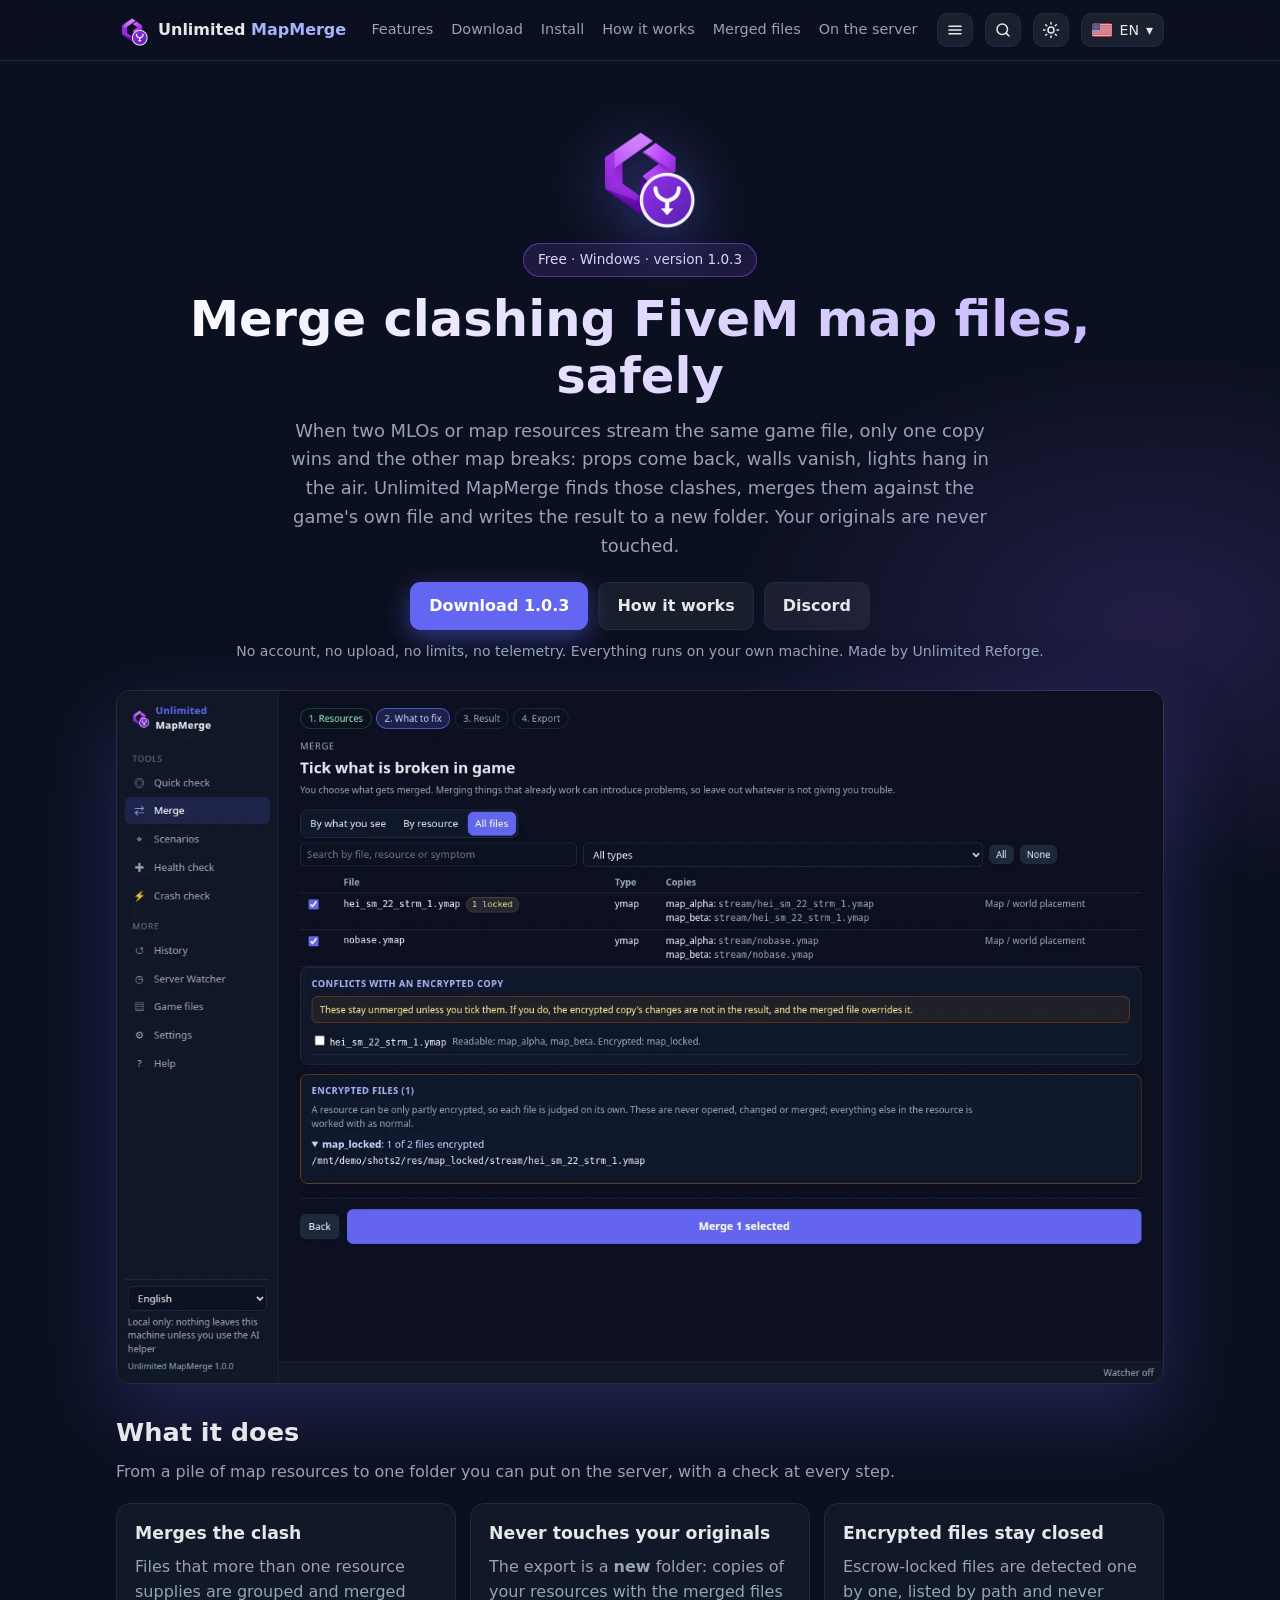
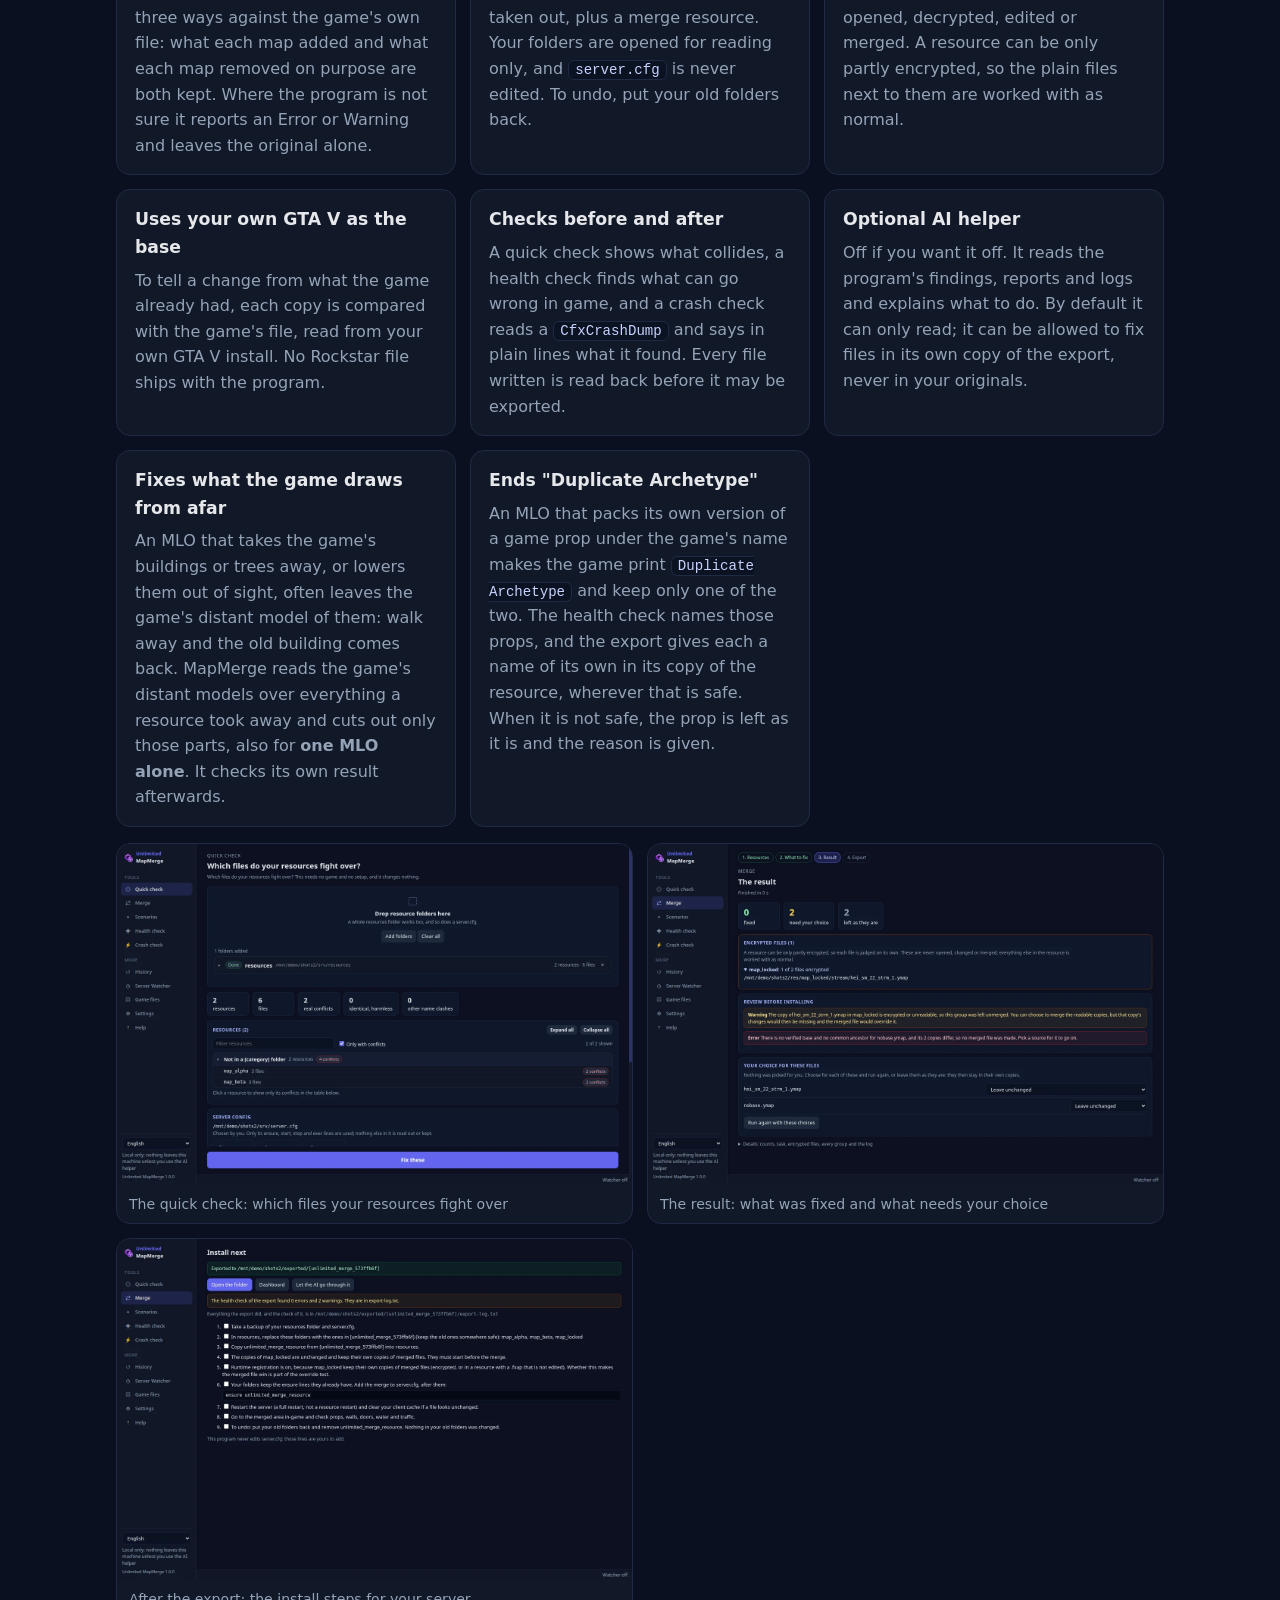
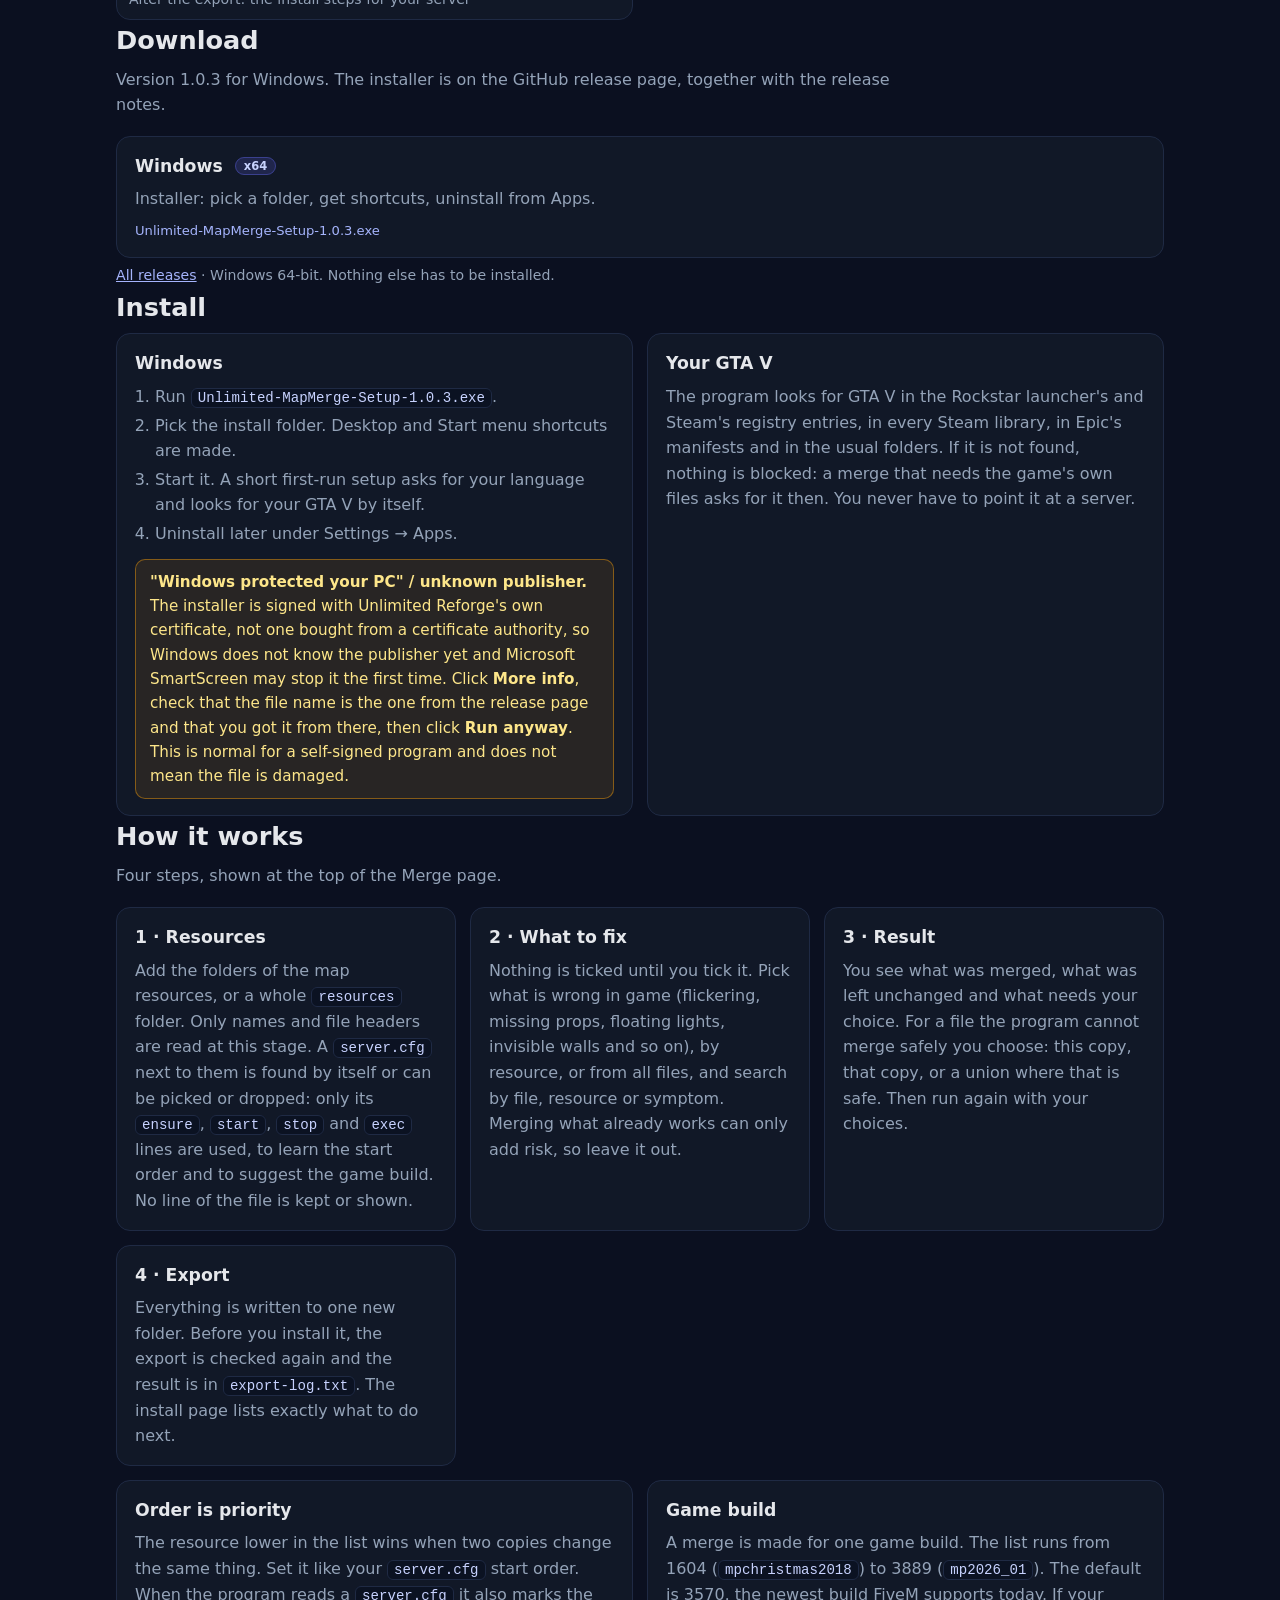
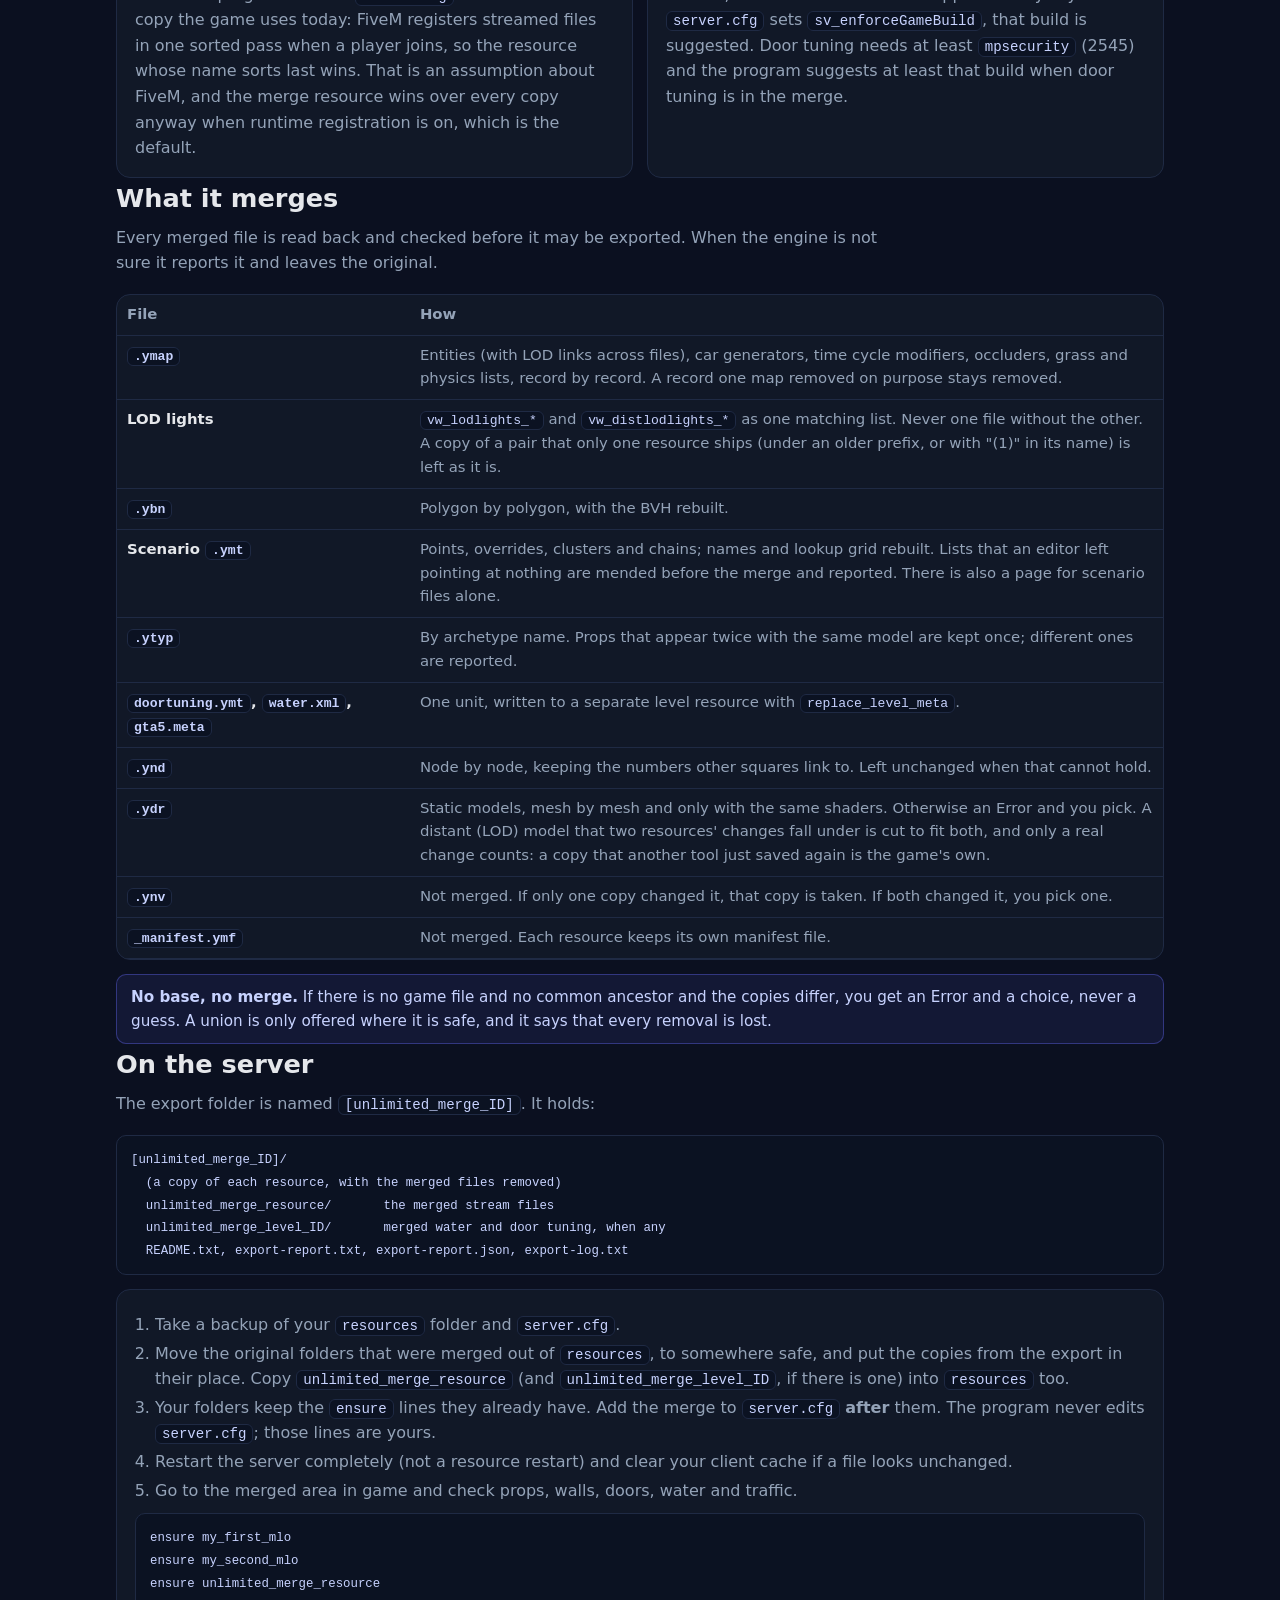
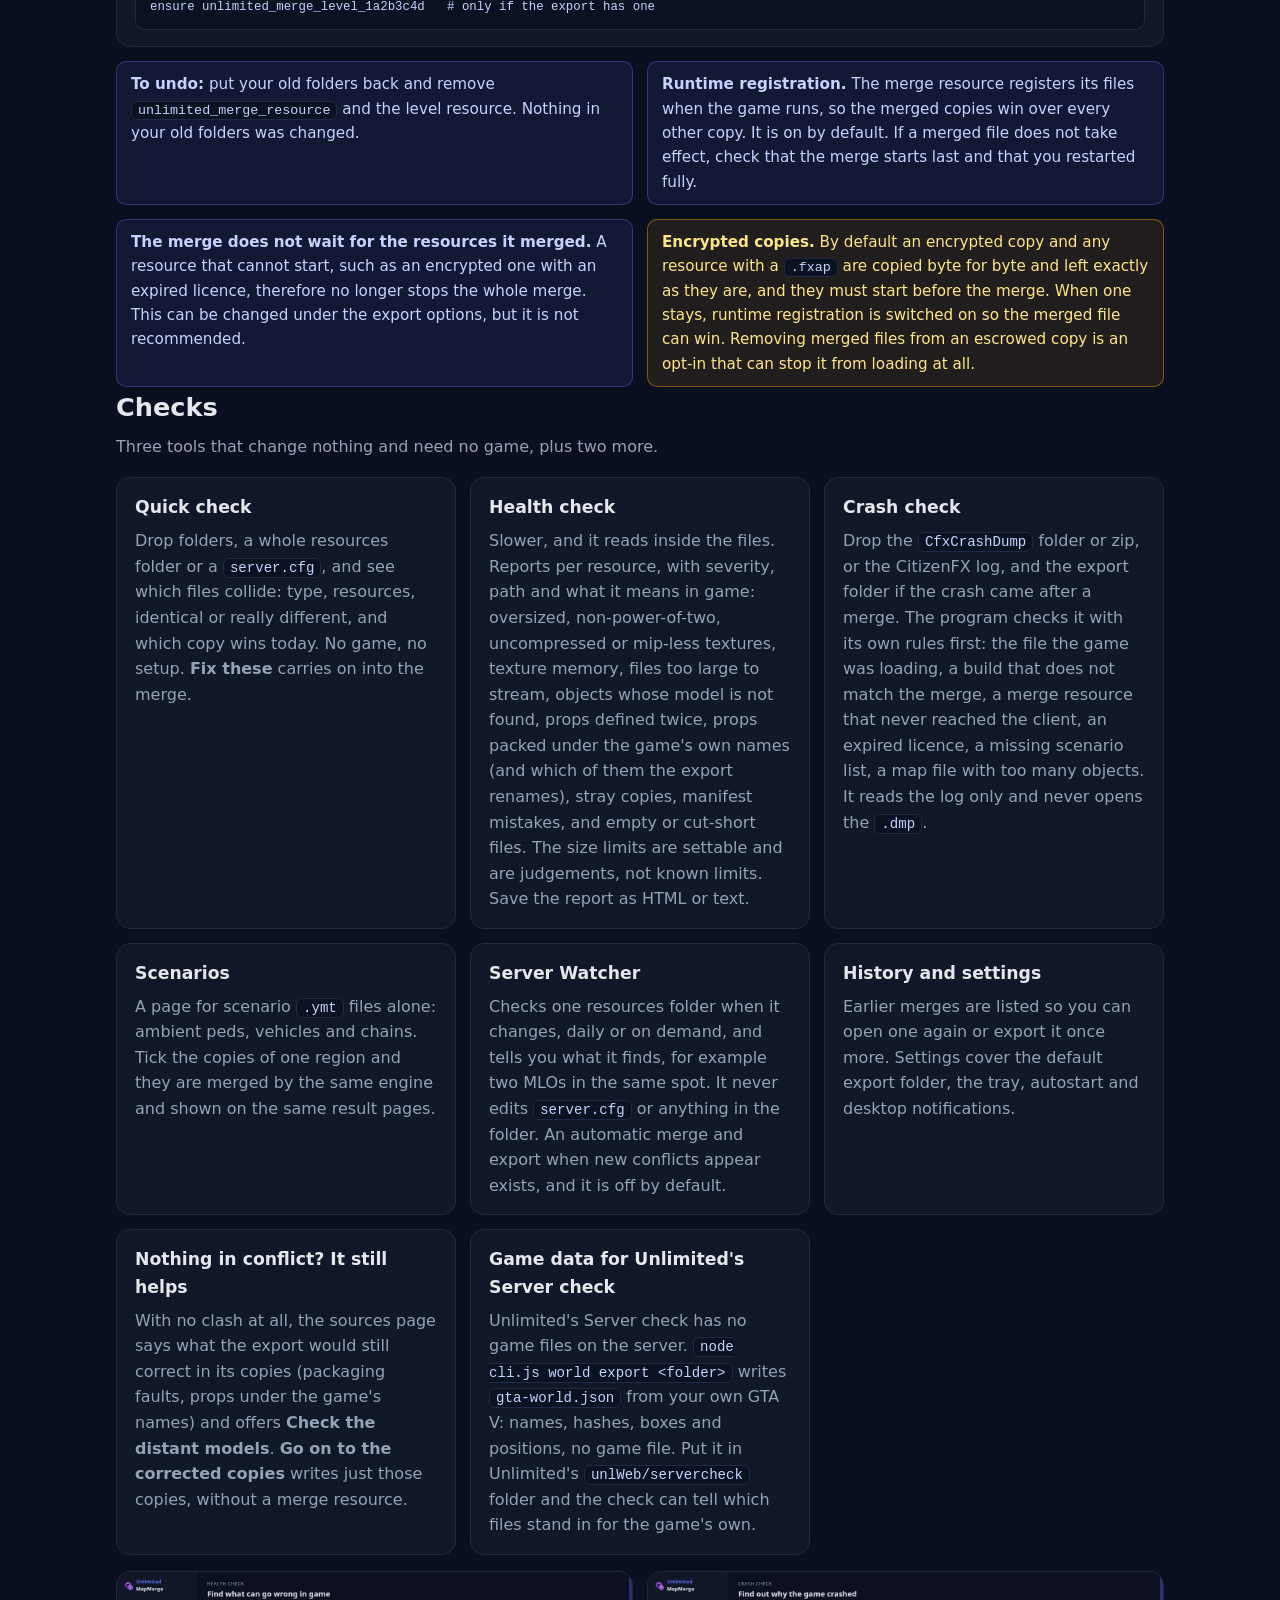
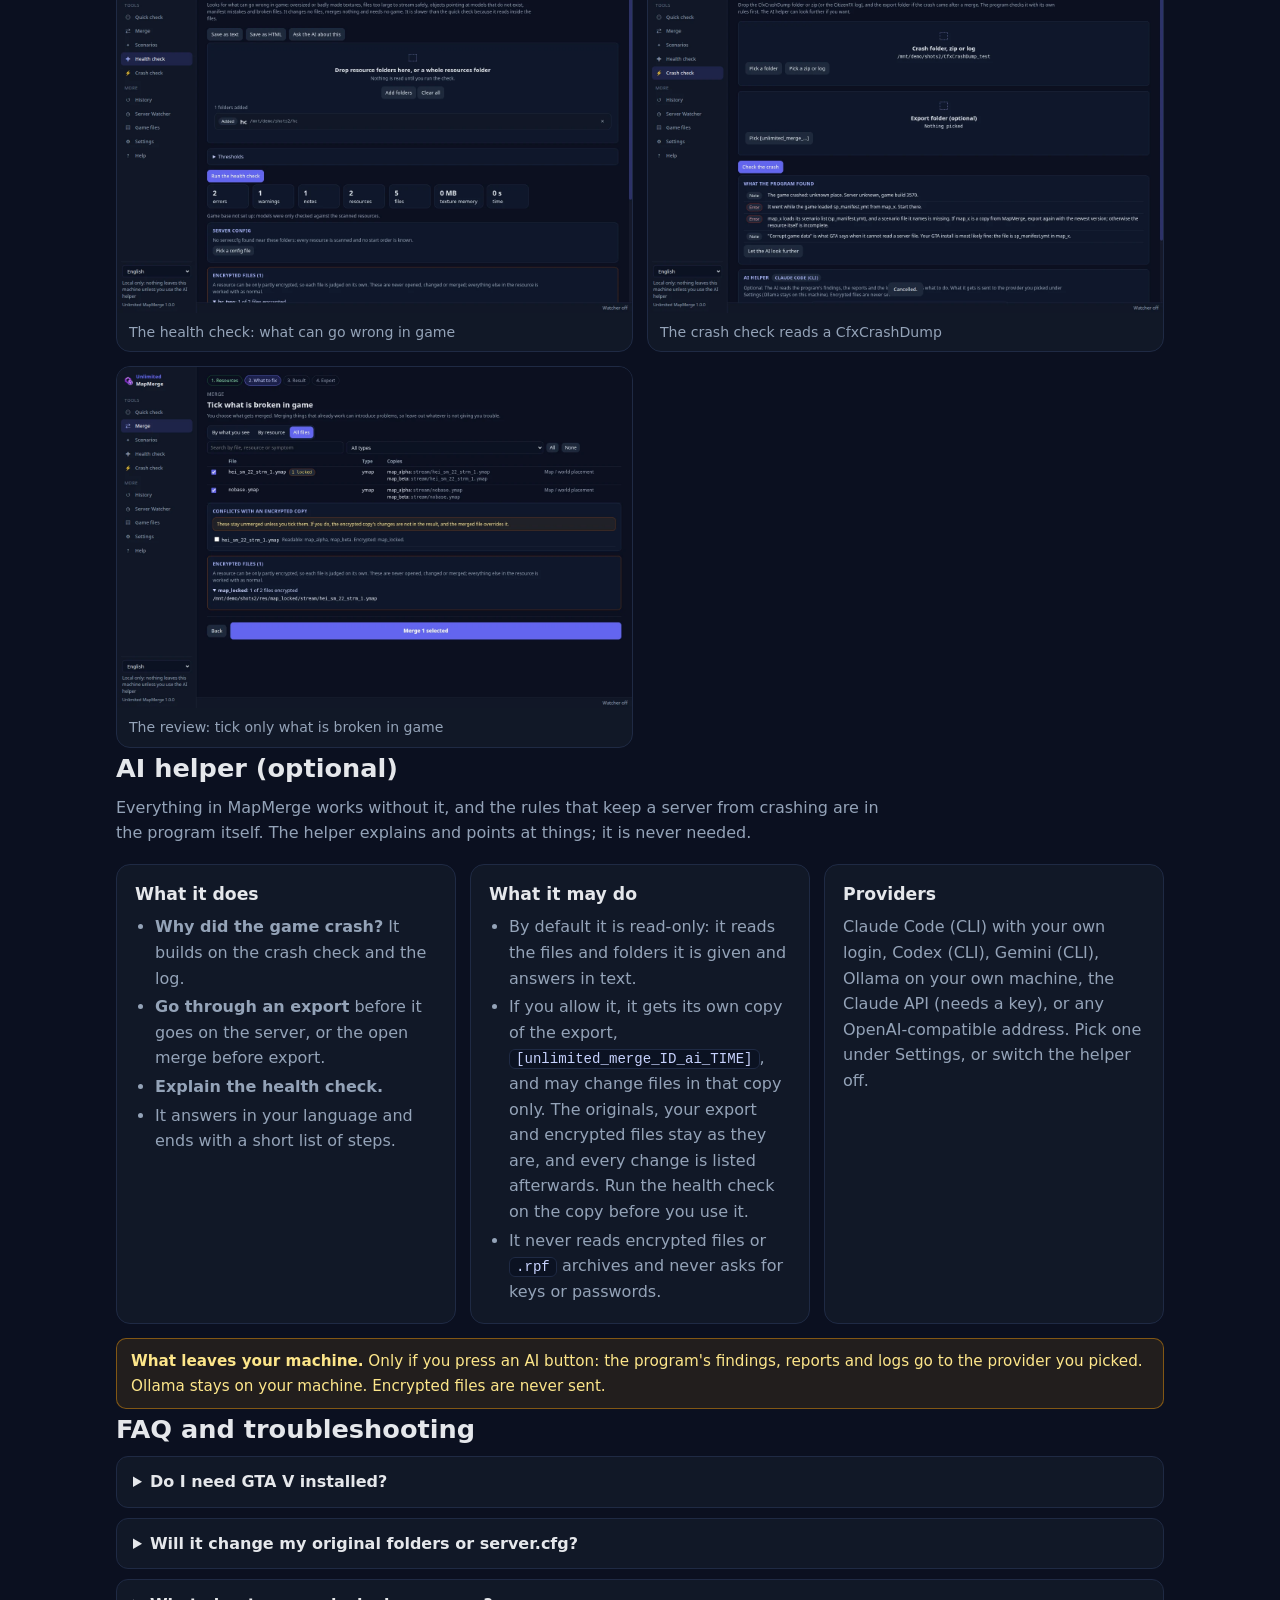
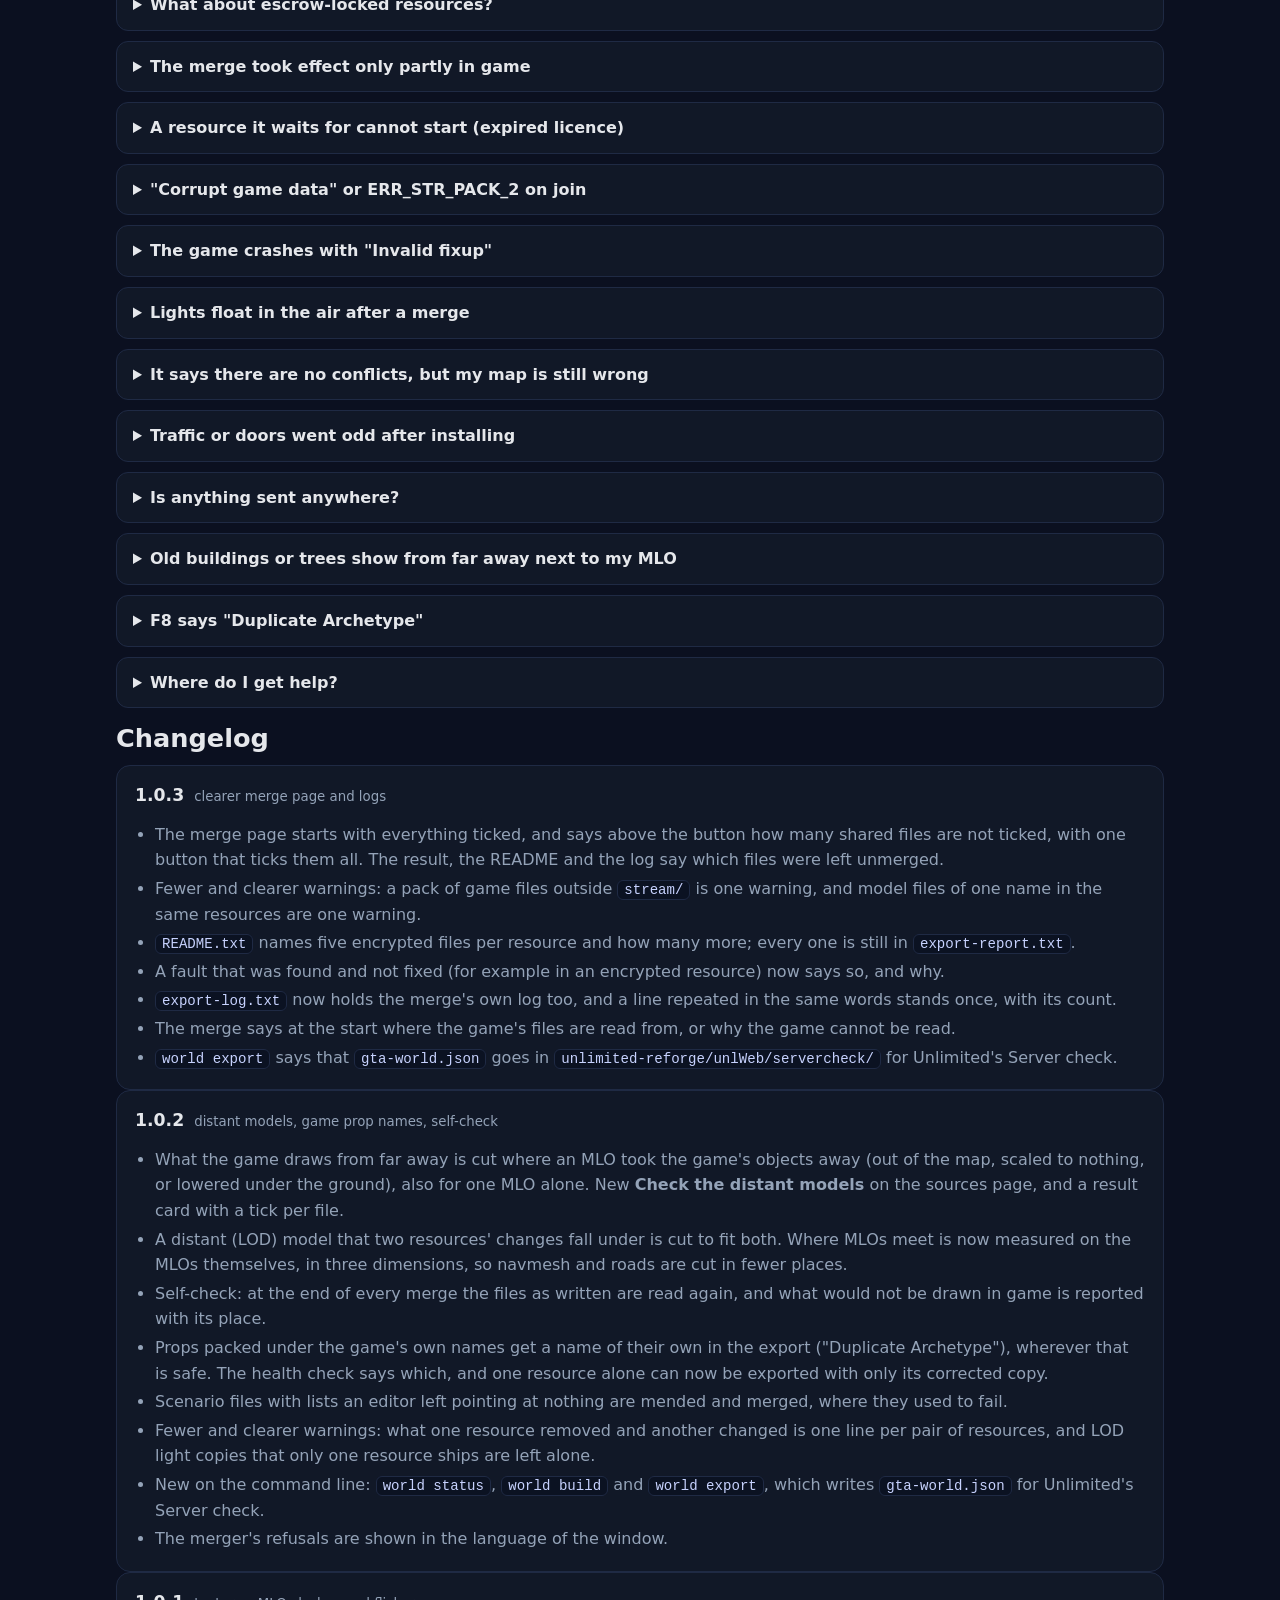
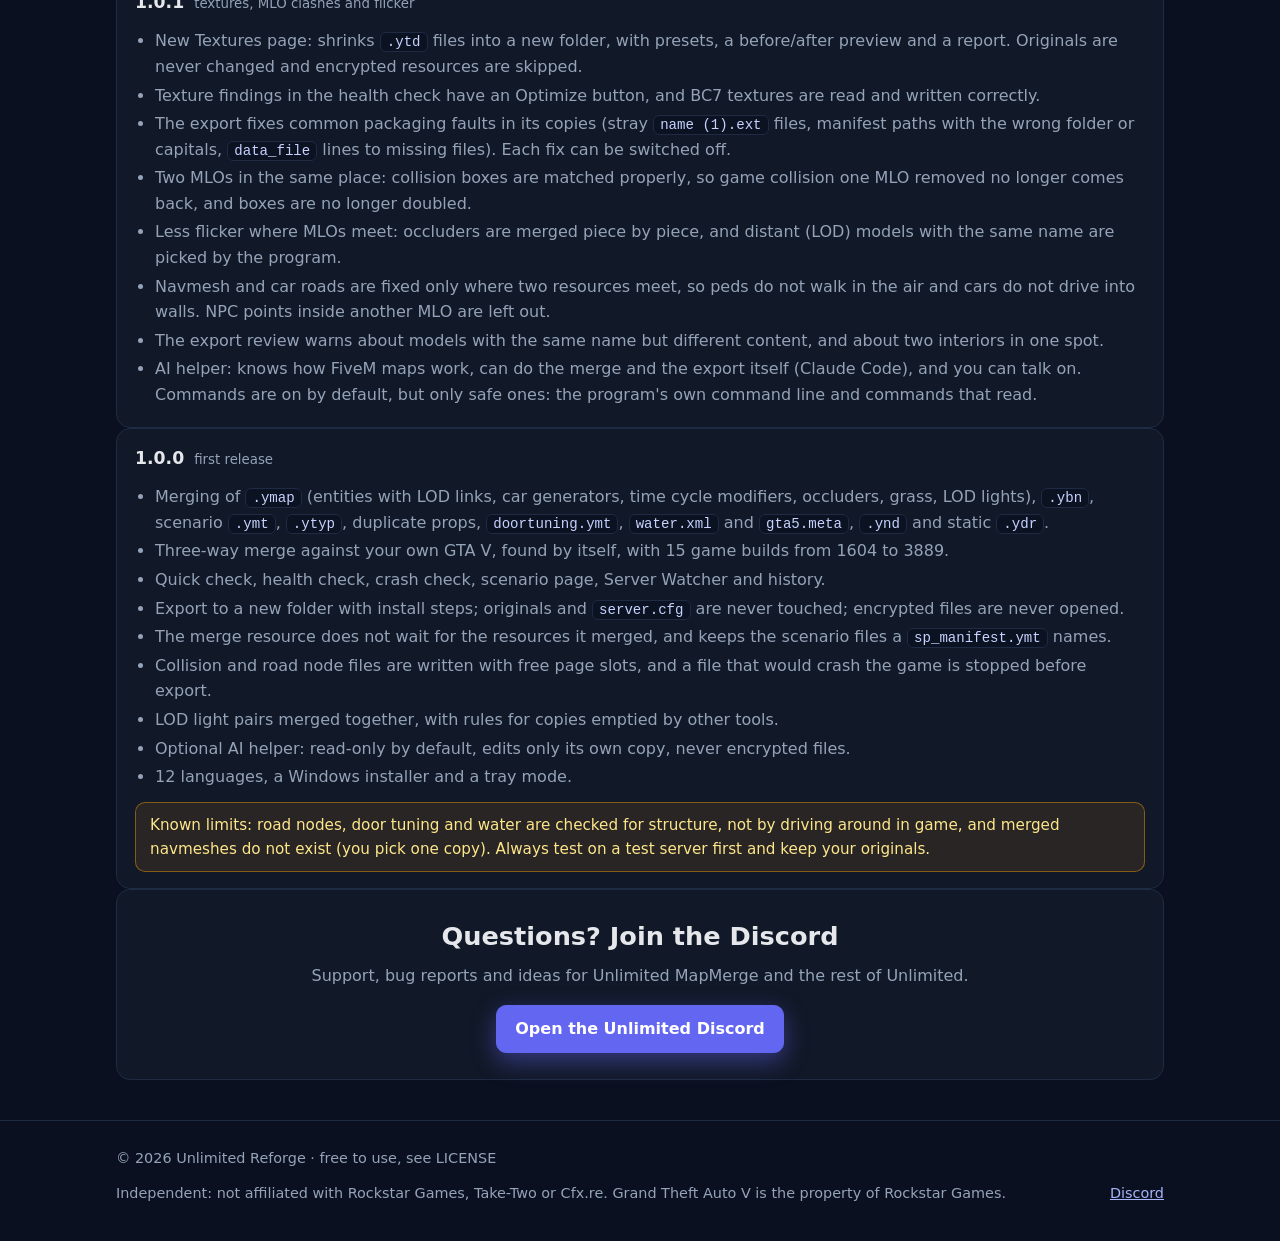
<file: docs/index.html>
<!doctype html>
<html lang="en">
<head>
<meta charset="utf-8">
<meta name="viewport" content="width=device-width, initial-scale=1">
<title data-i="meta_title">Unlimited MapMerge: merge clashing FiveM map files</title>
<meta name="description" data-meta="meta_desc" content="Unlimited MapMerge is a free Windows program that finds and merges conflicting GTA V map and world files (ymap, ybn, ydr, scenarios and more) from FiveM resources, on your own machine, into a new folder. Your originals are never changed.">
<meta name="theme-color" content="#0b1020">
<link rel="icon" href="img/logo-128.png">
<link rel="stylesheet" href="style.css">
<script>(function(){try{if(localStorage.getItem('ummerge-theme')==='light'){document.documentElement.setAttribute('data-theme','light');document.querySelector('meta[name=theme-color]').setAttribute('content','#f4f6fc');}}catch(e){}})();</script>
</head>
<body>
<a class="skip" href="#main" data-i="skip">Skip to content</a>
<header class="top">
 <div class="wrap bar">
  <a class="brand" href="#top"><img src="img/logo-128.png" width="32" height="32" alt=""><span>Unlimited <b>MapMerge</b></span></a>
  <nav aria-label="Main">
   <a href="#what" data-i="nav_what">Features</a><a href="#download" data-i="nav_dl">Download</a><a href="#install" data-i="nav_install">Install</a><a href="#how" data-i="nav_how">How it works</a><a href="#kinds" data-i="nav_kinds">Merged files</a><a href="#server" data-i="nav_server">On the server</a><a href="#checks" data-i="nav_checks">Checks</a><a href="#ai" data-i="nav_ai">AI helper</a><a href="#faq" data-i="nav_faq">FAQ</a><a href="#changelog" data-i="nav_changelog">Changelog</a>
  </nav>
  <div class="more" id="navMore" hidden>
   <button id="moreBtn" type="button" aria-haspopup="true" aria-expanded="false" aria-controls="moreList" data-ia="nav_more" aria-label="More" title="More"><svg viewBox="0 0 24 24" width="18" height="18" aria-hidden="true" fill="none" stroke="currentColor" stroke-width="2" stroke-linecap="round"><path d="M4 7h16M4 12h16M4 17h16"/></svg></button>
   <div id="moreList" class="more-list" hidden></div>
  </div>
  <button id="searchBtn" type="button" aria-haspopup="dialog" aria-expanded="false" aria-controls="siteSearch"><svg viewBox="0 0 24 24" width="18" height="18" aria-hidden="true" fill="none" stroke="currentColor" stroke-width="2" stroke-linecap="round"><circle cx="11" cy="11" r="7"/><path d="M20 20l-3.5-3.5"/></svg></button>
  <button id="themeBtn" type="button" data-ia="theme_light" aria-label="Switch to light mode" title="Switch to light mode"><svg class="i-sun" viewBox="0 0 24 24" width="18" height="18" aria-hidden="true" fill="none" stroke="currentColor" stroke-width="2" stroke-linecap="round"><circle cx="12" cy="12" r="4"/><path d="M12 2v2M12 20v2M4.9 4.9l1.4 1.4M17.7 17.7l1.4 1.4M2 12h2M20 12h2M4.9 19.1l1.4-1.4M17.7 6.3l1.4-1.4"/></svg><svg class="i-moon" viewBox="0 0 24 24" width="18" height="18" aria-hidden="true" fill="none" stroke="currentColor" stroke-width="2" stroke-linecap="round" stroke-linejoin="round"><path d="M21 12.8A9 9 0 1 1 11.2 3a7 7 0 0 0 9.8 9.8z"/></svg></button>
  <div class="lang">
   <button id="langBtn" type="button" aria-haspopup="listbox" aria-expanded="false" aria-controls="langList"><img id="langFlag" src="flags/en.png" width="20" height="14" alt=""><span id="langCode">EN</span><span aria-hidden="true">&#9662;</span></button>
   <ul id="langList" role="listbox" hidden></ul>
  </div>
 </div>
 <div id="siteSearch" class="ss" role="dialog" hidden>
  <div class="ss-field"><svg viewBox="0 0 24 24" width="18" height="18" aria-hidden="true" fill="none" stroke="currentColor" stroke-width="2" stroke-linecap="round"><circle cx="11" cy="11" r="7"/><path d="M20 20l-3.5-3.5"/></svg><input id="siteSearchInput" type="search" autocomplete="off" spellcheck="false" role="combobox" aria-controls="siteSearchRes" aria-expanded="true"><button id="siteSearchClose" type="button" data-ia="ss_close" aria-label="Close search" title="Close search" aria-label="Close search" title="Close search"><svg viewBox="0 0 24 24" width="16" height="16" aria-hidden="true" fill="none" stroke="currentColor" stroke-width="2" stroke-linecap="round"><path d="M6 6l12 12M18 6L6 18"/></svg></button></div>
  <ul id="siteSearchRes" class="ss-res" role="listbox" hidden></ul>
 </div>
</header>

<main id="main">
<section class="hero" id="top">
 <div class="wrap">
  <img class="logo" src="img/logo-256.png" width="112" height="112" alt="Unlimited MapMerge logo">
  <p class="badge" data-i="h_badge">Free · Windows · version 1.0.3</p>
  <h1 data-i="h_title">Merge clashing FiveM map files, safely</h1>
  <p class="lead" data-i="h_sub">When two MLOs or map resources stream the same game file, only one copy wins and the other map breaks: props come back, walls vanish, lights hang in the air. Unlimited MapMerge finds those clashes, merges them against the game's own file and writes the result to a new folder. Your originals are never touched.</p>
  <p class="cta"><a class="btn primary" href="#download" data-i="h_dl">Download 1.0.3</a><a class="btn" href="#how" data-i="h_how">How it works</a><a class="btn" href="https://discord.gg/uaASPkghXu" rel="noopener">Discord</a></p>
  <p class="note" data-i="h_note">No account, no upload, no limits, no telemetry. Everything runs on your own machine. Made by Unlimited Reforge.</p>
  <div class="shot"><img src="img/review.webp" width="1360" height="900" data-alt="alt_review" alt="The merge review: the clashing files, with the file that has an encrypted copy marked as locked" fetchpriority="high"></div>
 </div>
</section>

<section class="wrap" id="what">
 <h2 data-i="w_title">What it does</h2>
 <p class="sub" data-i="w_sub">From a pile of map resources to one folder you can put on the server, with a check at every step.</p>
 <div class="grid">
  <article class="card"><h3 data-i="w1_t">Merges the clash</h3><p data-h="w1_d">Files that more than one resource supplies are grouped and merged three ways against the game's own file: what each map added and what each map removed on purpose are both kept. Where the program is not sure it reports an Error or Warning and leaves the original alone.</p></article>
  <article class="card"><h3 data-i="w2_t">Never touches your originals</h3><p data-h="w2_d">The export is a <b>new</b> folder: copies of your resources with the merged files taken out, plus a merge resource. Your folders are opened for reading only, and <code>server.cfg</code> is never edited. To undo, put your old folders back.</p></article>
  <article class="card"><h3 data-i="w3_t">Encrypted files stay closed</h3><p data-h="w3_d">Escrow-locked files are detected one by one, listed by path and never opened, decrypted, edited or merged. A resource can be only partly encrypted, so the plain files next to them are worked with as normal.</p></article>
  <article class="card"><h3 data-i="w4_t">Uses your own GTA V as the base</h3><p data-h="w4_d">To tell a change from what the game already had, each copy is compared with the game's file, read from your own GTA V install. No Rockstar file ships with the program.</p></article>
  <article class="card"><h3 data-i="w5_t">Checks before and after</h3><p data-h="w5_d">A quick check shows what collides, a health check finds what can go wrong in game, and a crash check reads a <code>CfxCrashDump</code> and says in plain lines what it found. Every file written is read back before it may be exported.</p></article>
  <article class="card"><h3 data-i="w6_t">Optional AI helper</h3><p data-h="w6_d">Off if you want it off. It reads the program's findings, reports and logs and explains what to do. By default it can only read; it can be allowed to fix files in its own copy of the export, never in your originals.</p></article>
  <article class="card"><h3 data-i="w7_t">Fixes what the game draws from afar</h3><p data-h="w7_d">An MLO that takes the game's buildings or trees away, or lowers them out of sight, often leaves the game's distant model of them: walk away and the old building comes back. MapMerge reads the game's distant models over everything a resource took away and cuts out only those parts, also for <b>one MLO alone</b>. It checks its own result afterwards.</p></article>
  <article class="card"><h3 data-i="w8_t">Ends "Duplicate Archetype"</h3><p data-h="w8_d">An MLO that packs its own version of a game prop under the game's name makes the game print <code>Duplicate Archetype</code> and keep only one of the two. The health check names those props, and the export gives each a name of its own in its copy of the resource, wherever that is safe. When it is not safe, the prop is left as it is and the reason is given.</p></article>
 </div>
 <div class="gallery">
  <figure><img src="img/quick-check.webp" width="1360" height="900" loading="lazy" data-alt="c_check" alt="The quick check: which files your resources fight over"><figcaption data-h="c_check">The quick check: which files your resources fight over</figcaption></figure>
  <figure><img src="img/result.webp" width="1360" height="900" loading="lazy" data-alt="c_result" alt="The result: what was fixed and what needs your choice"><figcaption data-h="c_result">The result: what was fixed and what needs your choice</figcaption></figure>
  <figure><img src="img/install.webp" width="1360" height="900" loading="lazy" data-alt="c_install" alt="After the export: the install steps for your server"><figcaption data-h="c_install">After the export: the install steps for your server</figcaption></figure>
 </div>
</section>

<section class="wrap" id="download">
 <h2 data-i="d_title">Download</h2>
 <p class="sub" data-i="d_sub">Version 1.0.3 for Windows. The installer is on the GitHub release page, together with the release notes.</p>
 <div class="dl">
  <a class="card" href="https://github.com/asarayja/unlimited-mapmerge-releases/releases/latest"><h3>Windows <span class="tag">x64</span></h3><p data-i="d_win_d">Installer: pick a folder, get shortcuts, uninstall from Apps.</p><span class="file">Unlimited-MapMerge-Setup-1.0.3.exe</span></a>
 </div>
 <p class="note"><a href="https://github.com/asarayja/unlimited-mapmerge-releases/releases" data-i="d_all">All releases</a> · <span data-i="d_note">Windows 64-bit. Nothing else has to be installed.</span></p>
</section>

<section class="wrap" id="install">
 <h2 data-i="i_title">Install</h2>
 <div class="grid2">
  <article class="card"><h3>Windows</h3>
   <ol data-h="i_win_steps"><li>Run <code>Unlimited-MapMerge-Setup-1.0.3.exe</code>.</li><li>Pick the install folder. Desktop and Start menu shortcuts are made.</li><li>Start it. A short first-run setup asks for your language and looks for your GTA V by itself.</li><li>Uninstall later under Settings → Apps.</li></ol>
   <div class="box warn" data-h="i_win_warn"><b>"Windows protected your PC" / unknown publisher.</b> The installer is signed with Unlimited Reforge's own certificate, not one bought from a certificate authority, so Windows does not know the publisher yet and Microsoft SmartScreen may stop it the first time. Click <b>More info</b>, check that the file name is the one from the release page and that you got it from there, then click <b>Run anyway</b>. This is normal for a self-signed program and does not mean the file is damaged.</div>
  </article>
  <article class="card"><h3 data-i="i_game_t">Your GTA V</h3><p data-h="i_game_d">The program looks for GTA V in the Rockstar launcher's and Steam's registry entries, in every Steam library, in Epic's manifests and in the usual folders. If it is not found, nothing is blocked: a merge that needs the game's own files asks for it then. You never have to point it at a server.</p></article>
 </div>
</section>

<section class="wrap" id="how">
 <h2 data-i="how_title">How it works</h2>
 <p class="sub" data-i="how_sub">Four steps, shown at the top of the Merge page.</p>
 <div class="grid">
  <article class="card"><h3>1 · <span data-i="s1_t">Resources</span></h3><p data-h="s1_d">Add the folders of the map resources, or a whole <code>resources</code> folder. Only names and file headers are read at this stage. A <code>server.cfg</code> next to them is found by itself or can be picked or dropped: only its <code>ensure</code>, <code>start</code>, <code>stop</code> and <code>exec</code> lines are used, to learn the start order and to suggest the game build. No line of the file is kept or shown.</p></article>
  <article class="card"><h3>2 · <span data-i="s2_t">What to fix</span></h3><p data-h="s2_d">Nothing is ticked until you tick it. Pick what is wrong in game (flickering, missing props, floating lights, invisible walls and so on), by resource, or from all files, and search by file, resource or symptom. Merging what already works can only add risk, so leave it out.</p></article>
  <article class="card"><h3>3 · <span data-i="s3_t">Result</span></h3><p data-h="s3_d">You see what was merged, what was left unchanged and what needs your choice. For a file the program cannot merge safely you choose: this copy, that copy, or a union where that is safe. Then run again with your choices.</p></article>
  <article class="card"><h3>4 · <span data-i="s4_t">Export</span></h3><p data-h="s4_d">Everything is written to one new folder. Before you install it, the export is checked again and the result is in <code>export-log.txt</code>. The install page lists exactly what to do next.</p></article>
 </div>
 <div class="grid2" style="margin-top:14px">
  <article class="card"><h3 data-i="prio_t">Order is priority</h3><p data-h="prio_d">The resource lower in the list wins when two copies change the same thing. Set it like your <code>server.cfg</code> start order. When the program reads a <code>server.cfg</code> it also marks the copy the game uses today: FiveM registers streamed files in one sorted pass when a player joins, so the resource whose name sorts last wins. That is an assumption about FiveM, and the merge resource wins over every copy anyway when runtime registration is on, which is the default.</p></article>
  <article class="card"><h3 data-i="build_t">Game build</h3><p data-h="build_d">A merge is made for one game build. The list runs from 1604 (<code>mpchristmas2018</code>) to 3889 (<code>mp2026_01</code>). The default is 3570, the newest build FiveM supports today. If your <code>server.cfg</code> sets <code>sv_enforceGameBuild</code>, that build is suggested. Door tuning needs at least <code>mpsecurity</code> (2545) and the program suggests at least that build when door tuning is in the merge.</p></article>
 </div>
</section>

<section class="wrap" id="kinds">
 <h2 data-i="k_title">What it merges</h2>
 <p class="sub" data-i="k_sub">Every merged file is read back and checked before it may be exported. When the engine is not sure it reports it and leaves the original.</p>
 <div class="tbl"><table>
  <tr><th data-i="k_type">File</th><th data-i="k_how">How</th></tr>
  <tr><td><code>.ymap</code></td><td data-h="k_ymap">Entities (with LOD links across files), car generators, time cycle modifiers, occluders, grass and physics lists, record by record. A record one map removed on purpose stays removed.</td></tr>
  <tr><td>LOD lights</td><td data-h="k_lod"><code>vw_lodlights_*</code> and <code>vw_distlodlights_*</code> as one matching list. Never one file without the other. A copy of a pair that only one resource ships (under an older prefix, or with "(1)" in its name) is left as it is.</td></tr>
  <tr><td><code>.ybn</code></td><td data-h="k_ybn">Polygon by polygon, with the BVH rebuilt.</td></tr>
  <tr><td>Scenario <code>.ymt</code></td><td data-h="k_scn">Points, overrides, clusters and chains; names and lookup grid rebuilt. Lists that an editor left pointing at nothing are mended before the merge and reported. There is also a page for scenario files alone.</td></tr>
  <tr><td><code>.ytyp</code></td><td data-h="k_ytyp">By archetype name. Props that appear twice with the same model are kept once; different ones are reported.</td></tr>
  <tr><td><code>doortuning.ymt</code>, <code>water.xml</code>, <code>gta5.meta</code></td><td data-h="k_level">One unit, written to a separate level resource with <code>replace_level_meta</code>.</td></tr>
  <tr><td><code>.ynd</code></td><td data-h="k_ynd">Node by node, keeping the numbers other squares link to. Left unchanged when that cannot hold.</td></tr>
  <tr><td><code>.ydr</code></td><td data-h="k_ydr">Static models, mesh by mesh and only with the same shaders. Otherwise an Error and you pick. A distant (LOD) model that two resources' changes fall under is cut to fit both, and only a real change counts: a copy that another tool just saved again is the game's own.</td></tr>
  <tr><td><code>.ynv</code></td><td data-h="k_ynv">Not merged. If only one copy changed it, that copy is taken. If both changed it, you pick one.</td></tr>
  <tr><td><code>_manifest.ymf</code></td><td data-h="k_ymf">Not merged. Each resource keeps its own manifest file.</td></tr>
 </table></div>
 <div class="box info" style="margin-top:14px" data-h="k_nobase"><b>No base, no merge.</b> If there is no game file and no common ancestor and the copies differ, you get an Error and a choice, never a guess. A union is only offered where it is safe, and it says that every removal is lost.</div>
</section>

<section class="wrap" id="server">
 <h2 data-i="srv_title">On the server</h2>
 <p class="sub" data-h="srv_sub">The export folder is named <code>[unlimited_merge_ID]</code>. It holds:</p>
 <pre><code data-t="srv_tree">[unlimited_merge_ID]/
  (a copy of each resource, with the merged files removed)
  unlimited_merge_resource/       the merged stream files
  unlimited_merge_level_ID/       merged water and door tuning, when any
  README.txt, export-report.txt, export-report.json, export-log.txt</code></pre>
 <div class="card" style="margin-top:14px">
  <ol data-h="srv_steps"><li>Take a backup of your <code>resources</code> folder and <code>server.cfg</code>.</li><li>Move the original folders that were merged out of <code>resources</code>, to somewhere safe, and put the copies from the export in their place. Copy <code>unlimited_merge_resource</code> (and <code>unlimited_merge_level_ID</code>, if there is one) into <code>resources</code> too.</li><li>Your folders keep the <code>ensure</code> lines they already have. Add the merge to <code>server.cfg</code> <b>after</b> them. The program never edits <code>server.cfg</code>; those lines are yours.</li><li>Restart the server completely (not a resource restart) and clear your client cache if a file looks unchanged.</li><li>Go to the merged area in game and check props, walls, doors, water and traffic.</li></ol>
  <pre><code data-t="srv_cfg">ensure my_first_mlo
ensure my_second_mlo
ensure unlimited_merge_resource
ensure unlimited_merge_level_1a2b3c4d   # only if the export has one</code></pre>
 </div>
 <div class="grid2 wide" style="margin-top:14px">
  <div class="box info" data-h="srv_undo"><b>To undo:</b> put your old folders back and remove <code>unlimited_merge_resource</code> and the level resource. Nothing in your old folders was changed.</div>
  <div class="box info" data-h="srv_rt"><b>Runtime registration.</b> The merge resource registers its files when the game runs, so the merged copies win over every other copy. It is on by default. If a merged file does not take effect, check that the merge starts last and that you restarted fully.</div>
  <div class="box info" data-h="srv_nowait"><b>The merge does not wait for the resources it merged.</b> A resource that cannot start, such as an encrypted one with an expired licence, therefore no longer stops the whole merge. This can be changed under the export options, but it is not recommended.</div>
  <div class="box warn" data-h="srv_enc"><b>Encrypted copies.</b> By default an encrypted copy and any resource with a <code>.fxap</code> are copied byte for byte and left exactly as they are, and they must start before the merge. When one stays, runtime registration is switched on so the merged file can win. Removing merged files from an escrowed copy is an opt-in that can stop it from loading at all.</div>
 </div>
</section>

<section class="wrap" id="checks">
 <h2 data-i="ch_title">Checks</h2>
 <p class="sub" data-i="ch_sub">Three tools that change nothing and need no game, plus two more.</p>
 <div class="grid">
  <article class="card"><h3 data-i="chk1_t">Quick check</h3><p data-h="chk1_d">Drop folders, a whole resources folder or a <code>server.cfg</code>, and see which files collide: type, resources, identical or really different, and which copy wins today. No game, no setup. <b>Fix these</b> carries on into the merge.</p></article>
  <article class="card"><h3 data-i="chk2_t">Health check</h3><p data-h="chk2_d">Slower, and it reads inside the files. Reports per resource, with severity, path and what it means in game: oversized, non-power-of-two, uncompressed or mip-less textures, texture memory, files too large to stream, objects whose model is not found, props defined twice, props packed under the game's own names (and which of them the export renames), stray copies, manifest mistakes, and empty or cut-short files. The size limits are settable and are judgements, not known limits. Save the report as HTML or text.</p></article>
  <article class="card"><h3 data-i="chk3_t">Crash check</h3><p data-h="chk3_d">Drop the <code>CfxCrashDump</code> folder or zip, or the CitizenFX log, and the export folder if the crash came after a merge. The program checks it with its own rules first: the file the game was loading, a build that does not match the merge, a merge resource that never reached the client, an expired licence, a missing scenario list, a map file with too many objects. It reads the log only and never opens the <code>.dmp</code>.</p></article>
  <article class="card"><h3 data-i="chk4_t">Scenarios</h3><p data-h="chk4_d">A page for scenario <code>.ymt</code> files alone: ambient peds, vehicles and chains. Tick the copies of one region and they are merged by the same engine and shown on the same result pages.</p></article>
  <article class="card"><h3 data-i="chk5_t">Server Watcher</h3><p data-h="chk5_d">Checks one resources folder when it changes, daily or on demand, and tells you what it finds, for example two MLOs in the same spot. It never edits <code>server.cfg</code> or anything in the folder. An automatic merge and export when new conflicts appear exists, and it is off by default.</p></article>
  <article class="card"><h3 data-i="chk6_t">History and settings</h3><p data-h="chk6_d">Earlier merges are listed so you can open one again or export it once more. Settings cover the default export folder, the tray, autostart and desktop notifications.</p></article>
  <article class="card"><h3 data-i="chk7_t">Nothing in conflict? It still helps</h3><p data-h="chk7_d">With no clash at all, the sources page says what the export would still correct in its copies (packaging faults, props under the game's names) and offers <b>Check the distant models</b>. <b>Go on to the corrected copies</b> writes just those copies, without a merge resource.</p></article>
  <article class="card"><h3 data-i="chk8_t">Game data for Unlimited's Server check</h3><p data-h="chk8_d">Unlimited's Server check has no game files on the server. <code>node cli.js world export &lt;folder&gt;</code> writes <code>gta-world.json</code> from your own GTA V: names, hashes, boxes and positions, no game file. Put it in Unlimited's <code>unlWeb/servercheck</code> folder and the check can tell which files stand in for the game's own.</p></article>
 </div>
 <div class="gallery">
  <figure><img src="img/health.webp" width="1360" height="900" loading="lazy" data-alt="c_health" alt="The health check: what can go wrong in game"><figcaption data-h="c_health">The health check: what can go wrong in game</figcaption></figure>
  <figure><img src="img/crash.webp" width="1360" height="900" loading="lazy" data-alt="c_crash" alt="The crash check reads a CfxCrashDump"><figcaption data-h="c_crash">The crash check reads a CfxCrashDump</figcaption></figure>
  <figure><img src="img/review.webp" width="1360" height="900" loading="lazy" data-alt="c_review" alt="The review: tick only what is broken in game"><figcaption data-h="c_review">The review: tick only what is broken in game</figcaption></figure>
 </div>
</section>

<section class="wrap" id="ai">
 <h2 data-i="ai_title">AI helper (optional)</h2>
 <p class="sub" data-i="ai_sub">Everything in MapMerge works without it, and the rules that keep a server from crashing are in the program itself. The helper explains and points at things; it is never needed.</p>
 <div class="grid">
  <article class="card"><h3 data-i="ai1_t">What it does</h3><ul data-h="ai1_l"><li><b>Why did the game crash?</b> It builds on the crash check and the log.</li><li><b>Go through an export</b> before it goes on the server, or the open merge before export.</li><li><b>Explain the health check.</b></li><li>It answers in your language and ends with a short list of steps.</li></ul></article>
  <article class="card"><h3 data-i="ai2_t">What it may do</h3><ul data-h="ai2_l"><li>By default it is read-only: it reads the files and folders it is given and answers in text.</li><li>If you allow it, it gets its own copy of the export, <code>[unlimited_merge_ID_ai_TIME]</code>, and may change files in that copy only. The originals, your export and encrypted files stay as they are, and every change is listed afterwards. Run the health check on the copy before you use it.</li><li>It never reads encrypted files or <code>.rpf</code> archives and never asks for keys or passwords.</li></ul></article>
  <article class="card"><h3 data-i="ai3_t">Providers</h3><p data-h="ai3_d">Claude Code (CLI) with your own login, Codex (CLI), Gemini (CLI), Ollama on your own machine, the Claude API (needs a key), or any OpenAI-compatible address. Pick one under Settings, or switch the helper off.</p></article>
 </div>
 <div class="box warn" style="margin-top:14px" data-h="ai_box"><b>What leaves your machine.</b> Only if you press an AI button: the program's findings, reports and logs go to the provider you picked. Ollama stays on your machine. Encrypted files are never sent.</div>
</section>

<section class="wrap" id="faq">
 <h2 data-i="faq_title">FAQ and troubleshooting</h2>
 <details><summary data-i="q1">Do I need GTA V installed?</summary><p data-h="a1">Only when two copies of a file differ and neither is contained in the other. That is most real clashes between two MLOs, because each removes its own things, so the game's file is needed to see who removed and who added. Identical copies, or one untouched copy plus one changed copy, need no game. The quick check and the health check need none either.</p></details>
 <details><summary data-i="q2">Will it change my original folders or server.cfg?</summary><p data-h="a2">No. Originals are opened for reading only, and everything is written to a new folder. <code>server.cfg</code> is never edited.</p></details>
 <details><summary data-i="q3">What about escrow-locked resources?</summary><p data-h="a3">Each file is judged on its own, because a resource is often only partly encrypted. Encrypted files are listed by path and never opened or changed. A clash that includes an encrypted copy stays unmerged unless you tick it; if you do, that copy's changes are not in the result and the merged file overrides it.</p></details>
 <details><summary data-i="q4">The merge took effect only partly in game</summary><div data-h="a4"><ul><li>Check that the merge resource starts last and restart the server fully. Clear your client cache.</li><li>If it still does not win, export again with runtime registration on.</li><li>Use the crash check on a <code>CfxCrashDump</code>: if <code>unlimited_merge_resource</code> was not among the resources the client got, the merge never ran. Type <code>ensure unlimited_merge_resource</code> in the server console to see why.</li></ul></div></details>
 <details><summary data-i="q5">A resource it waits for cannot start (expired licence)</summary><p data-h="a5">The merge resource does not wait for the resources it merged, so an encrypted resource whose licence has run out ("You lack the required entitlement") no longer stops it. Take that resource out of the server and export again.</p></details>
 <details><summary data-i="q6">"Corrupt game data" or ERR_STR_PACK_2 on join</summary><p data-h="a6">A resource with a <code>SCENARIO_POINTS_OVERRIDE_PSO_FILE</code> line names its scenario files in <code>sp_manifest.ymt</code>. If one of them is missing when that resource loads, the game says "Corrupt game data" even though your GTA install is fine. The export keeps those scenario files in the copy so this no longer happens, and the crash check recognises it.</p></details>
 <details><summary data-i="q7">The game crashes with "Invalid fixup"</summary><p data-h="a7">That is how the game reacts to a collision (<code>.ybn</code>) or road node (<code>.ynd</code>) file it overwrites while loading. MapMerge writes those files with free page slots, and the export stops a file that would do it. If the crash check says the file is one MapMerge made, export again with this version.</p></details>
 <details><summary data-i="q8">Lights float in the air after a merge</summary><p data-h="a8">Far-away LOD lights live in two matching files, and each light in one lines up with the same place in the other. Check that the merge has both files, that no other resource ships either of them and that the merge starts last. A copy of the pair that was emptied by another tool is left out: the lights of the other copies and of GTA are kept, and a resource that empties them while changing the map only removes the lights in the area it changes. If it stays wrong, leave the LOD light group out of the merge. Copies with a number or "copy" in the name, such as <code>file (1).ymap</code>, stream as extra files and double the lights.</p></details>
 <details><summary data-i="q9">It says there are no conflicts, but my map is still wrong</summary><p data-h="a9">A conflict means two resources supply the same file. A resource that changes a game file on its own is not a conflict, and two resources can clash without sharing a file name. Run the health check: it finds duplicate props, missing models, stray copies and broken files.</p></details>
 <details><summary data-i="q10">Traffic or doors went odd after installing</summary><p data-h="a10">Road nodes and door tuning are checked for structure, not by driving around. Put the originals back, and tell us which pair of resources did it.</p></details>
 <details><summary data-i="q11">Is anything sent anywhere?</summary><p data-h="a11">No. There is no account, no upload and no telemetry. The only thing that can leave your machine is what you send to the AI provider you picked, when you press an AI button.</p></details>
 <details><summary data-i="q13">Old buildings or trees show from far away next to my MLO</summary><p data-h="a13">The MLO took the game's objects out of a map file but left the game's distant model of them. Add the MLO on the sources page and press <b>Check the distant models</b> (or tick nothing and run <b>Check the distant models only</b>). The result card <b>The game's distant models</b> lists each game file that was cut, for which resource, with a tick that keeps the game's file as it is. Install the export as usual: the cut files go into <code>unlimited_merge_resource</code>.</p></details>
 <details><summary data-i="q14">F8 says "Duplicate Archetype"</summary><p data-h="a14">Two archetype files define one model name, often an MLO's own version of a game prop under the game's name. The game keeps one of them. Run the health check: it lists those props per resource, and the export gives each a name of its own in its copy. A resource with a <code>.fxap</code> is only changed if you tick that on the export page; an encrypted file is never renamed.</p></details>
 <details><summary data-i="q12">Where do I get help?</summary><p data-h="a12">Questions, bugs and ideas go to the <a href="https://discord.gg/uaASPkghXu" rel="noopener">Unlimited Discord</a>.</p></details>
</section>

<section class="wrap" id="changelog">
 <h2 data-i="cl_title">Changelog</h2>
 <div class="card">
  <div class="ver"><h3>1.0.3</h3><small data-i="cl_103_sub">clearer merge page and logs</small></div>
  <ul data-h="cl_103_list"><li>The merge page starts with everything ticked, and says above the button how many shared files are not ticked, with one button that ticks them all. The result, the README and the log say which files were left unmerged.</li><li>Fewer and clearer warnings: a pack of game files outside <code>stream/</code> is one warning, and model files of one name in the same resources are one warning.</li><li><code>README.txt</code> names five encrypted files per resource and how many more; every one is still in <code>export-report.txt</code>.</li><li>A fault that was found and not fixed (for example in an encrypted resource) now says so, and why.</li><li><code>export-log.txt</code> now holds the merge's own log too, and a line repeated in the same words stands once, with its count.</li><li>The merge says at the start where the game's files are read from, or why the game cannot be read.</li><li><code>world export</code> says that <code>gta-world.json</code> goes in <code>unlimited-reforge/unlWeb/servercheck/</code> for Unlimited's Server check.</li></ul>
 </div>
 <div class="card">
  <div class="ver"><h3>1.0.2</h3><small data-i="cl_102_sub">distant models, game prop names, self-check</small></div>
  <ul data-h="cl_102_list"><li>What the game draws from far away is cut where an MLO took the game's objects away (out of the map, scaled to nothing, or lowered under the ground), also for one MLO alone. New <b>Check the distant models</b> on the sources page, and a result card with a tick per file.</li><li>A distant (LOD) model that two resources' changes fall under is cut to fit both. Where MLOs meet is now measured on the MLOs themselves, in three dimensions, so navmesh and roads are cut in fewer places.</li><li>Self-check: at the end of every merge the files as written are read again, and what would not be drawn in game is reported with its place.</li><li>Props packed under the game's own names get a name of their own in the export ("Duplicate Archetype"), wherever that is safe. The health check says which, and one resource alone can now be exported with only its corrected copy.</li><li>Scenario files with lists an editor left pointing at nothing are mended and merged, where they used to fail.</li><li>Fewer and clearer warnings: what one resource removed and another changed is one line per pair of resources, and LOD light copies that only one resource ships are left alone.</li><li>New on the command line: <code>world status</code>, <code>world build</code> and <code>world export</code>, which writes <code>gta-world.json</code> for Unlimited's Server check.</li><li>The merger's refusals are shown in the language of the window.</li></ul>
 </div>
 <div class="card">
  <div class="ver"><h3>1.0.1</h3><small data-i="cl_101_sub">textures, MLO clashes and flicker</small></div>
  <ul data-h="cl_101_list"><li>New Textures page: shrinks <code>.ytd</code> files into a new folder, with presets, a before/after preview and a report. Originals are never changed and encrypted resources are skipped.</li><li>Texture findings in the health check have an Optimize button, and BC7 textures are read and written correctly.</li><li>The export fixes common packaging faults in its copies (stray <code>name (1).ext</code> files, manifest paths with the wrong folder or capitals, <code>data_file</code> lines to missing files). Each fix can be switched off.</li><li>Two MLOs in the same place: collision boxes are matched properly, so game collision one MLO removed no longer comes back, and boxes are no longer doubled.</li><li>Less flicker where MLOs meet: occluders are merged piece by piece, and distant (LOD) models with the same name are picked by the program.</li><li>Navmesh and car roads are fixed only where two resources meet, so peds do not walk in the air and cars do not drive into walls. NPC points inside another MLO are left out.</li><li>The export review warns about models with the same name but different content, and about two interiors in one spot.</li><li>AI helper: knows how FiveM maps work, can do the merge and the export itself (Claude Code), and you can talk on. Commands are on by default, but only safe ones: the program's own command line and commands that read.</li></ul>
 </div>
 <div class="card">
  <div class="ver"><h3>1.0.0</h3><small data-i="cl_first">first release</small></div>
  <ul data-h="cl_list"><li>Merging of <code>.ymap</code> (entities with LOD links, car generators, time cycle modifiers, occluders, grass, LOD lights), <code>.ybn</code>, scenario <code>.ymt</code>, <code>.ytyp</code>, duplicate props, <code>doortuning.ymt</code>, <code>water.xml</code> and <code>gta5.meta</code>, <code>.ynd</code> and static <code>.ydr</code>.</li><li>Three-way merge against your own GTA V, found by itself, with 15 game builds from 1604 to 3889.</li><li>Quick check, health check, crash check, scenario page, Server Watcher and history.</li><li>Export to a new folder with install steps; originals and <code>server.cfg</code> are never touched; encrypted files are never opened.</li><li>The merge resource does not wait for the resources it merged, and keeps the scenario files a <code>sp_manifest.ymt</code> names.</li><li>Collision and road node files are written with free page slots, and a file that would crash the game is stopped before export.</li><li>LOD light pairs merged together, with rules for copies emptied by other tools.</li><li>Optional AI helper: read-only by default, edits only its own copy, never encrypted files.</li><li>12 languages, a Windows installer and a tray mode.</li></ul>
  <div class="box warn" data-h="cl_known">Known limits: road nodes, door tuning and water are checked for structure, not by driving around in game, and merged navmeshes do not exist (you pick one copy). Always test on a test server first and keep your originals.</div>
 </div>
</section>

<section class="wrap" id="discord">
 <div class="card" style="text-align:center;padding:26px 18px">
  <h2 data-i="dc_title">Questions? Join the Discord</h2>
  <p class="sub" style="margin:0 auto 16px" data-i="dc_sub">Support, bug reports and ideas for Unlimited MapMerge and the rest of Unlimited.</p>
  <a class="btn primary" href="https://discord.gg/uaASPkghXu" rel="noopener" data-i="dc_btn">Open the Unlimited Discord</a>
 </div>
</section>
</main>

<footer>
 <div class="wrap">
  <span data-i="f_lic">© 2026 Unlimited Reforge · free to use, see LICENSE</span>
  <span data-i="f_rock">Independent: not affiliated with Rockstar Games, Take-Two or Cfx.re. Grand Theft Auto V is the property of Rockstar Games.</span>
  <a href="https://discord.gg/uaASPkghXu" rel="noopener">Discord</a>
 </div>
</footer>
<script src="i18n.js"></script>
<script src="site.js"></script>
<script src="search.js"></script>
</body>
</html>
</file>
<file: docs/style.css>
/* Unlimited MapMerge docs. Colours are the app's own (public/index.html :root) and the Unlimited
   Reforge site's (indigo #6366f1 / violet #8b5cf6). Dark is the default; light is
   :root[data-theme=light] (button in the header, remembered in localStorage). No external files. */
:root{--bg:#0b1020;--card:#111827;--card2:#0f172a;--line:#1f2a44;--text:#e5e7eb;--sub:#94a3b8;
 --primary:#6366f1;--primary2:#4f46e5;--link:#a5b4fc;--focus:#c4b5fd;--code-bg:#0b1222;--code-fg:#c7d2fe;--hdr:rgba(11,16,32,.82);
 --ctl:rgba(255,255,255,.07);--ctl-hov:rgba(255,255,255,.12);--btn:rgba(255,255,255,.06);--btn-hov:rgba(255,255,255,.12);
 --pop:#141b2d;--pop-bd:rgba(255,255,255,.14);--pop-sh:0 20px 50px rgba(0,0,0,.55);--sel:rgba(99,102,241,.25);--sel2:rgba(99,102,241,.4);
 --glow1:rgba(99,102,241,.25);--glow2:rgba(139,92,246,.18);--h1a:#fff;--h1b:#c4b5fd;--logo-sh:rgba(99,102,241,.5);--btn-sh:rgba(99,102,241,.45);
 --shot-bd:rgba(255,255,255,.12);--hero-sh:0 30px 80px rgba(99,102,241,.25);
 --badge-bd:rgba(139,92,246,.5);--badge-bg:rgba(139,92,246,.14);--badge-fg:#ddd6fe;--tag-fg:#c7d2fe;--tag-bg:rgba(99,102,241,.18);--tag-bd:rgba(99,102,241,.4);
 --warn-bg:rgba(245,158,11,.1);--warn-bd:rgba(245,158,11,.45);--warn-fg:#fde68a;--info-bg:rgba(99,102,241,.1);--info-bd:rgba(99,102,241,.4);--info-fg:#c7d2fe;
 --r:14px;color-scheme:dark}
:root[data-theme=light]{color-scheme:light;
 --bg:#f4f6fc;--card:#fff;--card2:#eef1f8;--line:rgba(15,23,42,.12);--text:#0f172a;--sub:#475569;
 --link:#4338ca;--focus:#4f46e5;--code-bg:#eef1f8;--code-fg:#312e81;--hdr:rgba(244,246,252,.88);
 --ctl:rgba(15,23,42,.05);--ctl-hov:rgba(15,23,42,.1);--btn:#fff;--btn-hov:#eef1f8;
 --pop:#fff;--pop-bd:rgba(15,23,42,.14);--pop-sh:0 20px 50px rgba(15,23,42,.18);--sel:rgba(99,102,241,.12);--sel2:rgba(99,102,241,.22);
 --glow1:rgba(99,102,241,.14);--glow2:rgba(139,92,246,.1);--h1a:#0f172a;--h1b:#5b21b6;--logo-sh:rgba(99,102,241,.35);--btn-sh:rgba(99,102,241,.35);
 --shot-bd:rgba(15,23,42,.18);--hero-sh:0 24px 60px rgba(79,70,229,.22);
 --badge-bd:rgba(124,58,237,.45);--badge-bg:rgba(124,58,237,.1);--badge-fg:#5b21b6;--tag-fg:#3730a3;--tag-bg:rgba(99,102,241,.1);--tag-bd:rgba(99,102,241,.35);
 --warn-bg:rgba(245,158,11,.12);--warn-bd:rgba(180,120,0,.5);--warn-fg:#7c4a03;--info-bg:rgba(99,102,241,.08);--info-bd:rgba(99,102,241,.35);--info-fg:#312e81}
*{box-sizing:border-box}
html{scroll-behavior:smooth;scroll-padding-top:72px}
body{margin:0;background:var(--bg);color:var(--text);font:16px/1.6 Inter,Roboto,system-ui,-apple-system,"Segoe UI","Noto Sans","Noto Sans SC","Noto Sans Tamil",sans-serif;overflow-x:hidden;
 background-image:radial-gradient(900px 500px at 15% -5%,var(--glow1),transparent 60%),radial-gradient(700px 450px at 90% 5%,var(--glow2),transparent 60%);background-repeat:no-repeat}
a{color:var(--link)}
img{max-width:100%;height:auto;display:block}
.wrap{max-width:1080px;margin:0 auto;padding:0 16px}
.skip{position:absolute;left:8px;top:-60px;background:var(--primary);color:#fff;padding:8px 14px;border-radius:8px;z-index:50}
.skip:focus{top:8px}
:focus-visible{outline:2px solid var(--focus);outline-offset:2px}

/* header: brand, nav (links that do not fit go into "More"), theme, language */
.top{position:sticky;top:0;z-index:20;background:var(--hdr);backdrop-filter:blur(14px);-webkit-backdrop-filter:blur(14px);border-bottom:1px solid var(--line)}
.bar{display:flex;align-items:center;gap:12px;height:60px}
.brand{display:flex;align-items:center;gap:10px;color:var(--text);text-decoration:none;font-weight:600;white-space:nowrap;flex:none}
.brand b{color:var(--link);font-weight:700}
.bar nav{display:flex;gap:2px;margin-left:auto;min-width:0;overflow:hidden}
.bar nav a{color:var(--sub);text-decoration:none;padding:6px 8px;border-radius:8px;font-size:.9rem;white-space:nowrap;flex:none}
.bar nav a:hover{color:var(--text);background:var(--ctl)}
.more{position:relative;flex:none}
.more[hidden],.more-list[hidden]{display:none}
#moreBtn,#themeBtn{display:flex;align-items:center;justify-content:center;width:36px;height:34px;padding:0;flex:none;background:var(--ctl);color:var(--text);border:1px solid var(--line);border-radius:10px;cursor:pointer}
#moreBtn:hover,#themeBtn:hover,#langBtn:hover{background:var(--ctl-hov)}
#themeBtn svg{display:block}
#themeBtn .i-moon{display:none}
:root[data-theme=light] #themeBtn .i-sun{display:none}
:root[data-theme=light] #themeBtn .i-moon{display:block}
.more-list{position:absolute;right:0;top:calc(100% + 8px);min-width:220px;max-height:70vh;overflow:auto;display:flex;flex-direction:column;gap:2px;padding:6px;background:var(--pop);border:1px solid var(--pop-bd);border-radius:12px;box-shadow:var(--pop-sh);z-index:30}
.more-list a{color:var(--text);text-decoration:none;padding:8px 12px;border-radius:8px;font-size:.93rem;white-space:nowrap}
.more-list a:hover,.more-list a:focus-visible{background:var(--ctl)}
.lang{position:relative;flex:none}
#langBtn{display:flex;align-items:center;gap:7px;height:34px;background:var(--ctl);color:var(--text);border:1px solid var(--line);border-radius:10px;padding:6px 10px;font:inherit;font-size:.88rem;cursor:pointer}
#langBtn img{width:20px;height:14px;border-radius:2px}
#langList{position:absolute;right:0;top:calc(100% + 8px);margin:0;padding:6px;list-style:none;background:var(--pop);border:1px solid var(--pop-bd);border-radius:12px;min-width:180px;box-shadow:var(--pop-sh);max-height:70vh;overflow:auto;z-index:30}
#langList[hidden]{display:none}
#langList li{display:flex;align-items:center;gap:10px;padding:8px 10px;border-radius:8px;cursor:pointer;font-size:.92rem;color:var(--text)}
#langList li img{width:20px;height:14px;border-radius:2px}
#langList li:hover,#langList li:focus{background:var(--sel);outline:none}
#langList li[aria-selected=true]{background:var(--sel2)}

/* hero */
.hero{padding:56px 0 28px;text-align:center}
.logo{margin:0 auto 14px;border-radius:24px;filter:drop-shadow(0 10px 30px var(--logo-sh))}
.badge{display:inline-block;margin:0 0 14px;padding:5px 14px;border:1px solid var(--badge-bd);background:var(--badge-bg);color:var(--badge-fg);border-radius:99px;font-size:.85rem}
h1{font-size:clamp(2rem,5vw,3.1rem);line-height:1.15;margin:0 0 12px;background:linear-gradient(90deg,var(--h1a),var(--h1b));-webkit-background-clip:text;background-clip:text;color:transparent;overflow-wrap:break-word}
:lang(ta) h1{font-size:clamp(1.6rem,4.2vw,2.6rem);line-height:1.35}
.lead{font-size:1.12rem;color:var(--sub);max-width:720px;margin:0 auto 22px}
.cta{display:flex;flex-wrap:wrap;gap:10px;justify-content:center;margin:0 0 10px}
.btn{display:inline-flex;align-items:center;gap:8px;padding:10px 18px;border-radius:10px;border:1px solid var(--line);background:var(--btn);color:var(--text);text-decoration:none;font-weight:600;max-width:100%}
.btn:hover{background:var(--btn-hov)}
.btn.primary{background:var(--primary);border-color:var(--primary);color:#fff;box-shadow:0 8px 24px var(--btn-sh)}
.btn.primary:hover{background:var(--primary2)}
.note{color:var(--sub);font-size:.88rem;margin:6px 0 0}
.shot{margin:28px auto 0;border:1px solid var(--shot-bd);border-radius:var(--r);overflow:hidden;box-shadow:var(--hero-sh)}

/* sections */
section{padding:34px 0 8px}
h2{font-size:1.6rem;margin:0 0 6px;overflow-wrap:break-word}
h3{font-size:1.08rem;margin:0 0 6px;overflow-wrap:break-word}
.sub{color:var(--sub);margin:0 0 18px;max-width:780px}
.grid{display:grid;grid-template-columns:repeat(auto-fit,minmax(min(300px,100%),1fr));gap:14px}
.grid2{display:grid;grid-template-columns:repeat(auto-fit,minmax(min(320px,100%),1fr));gap:14px}
.card{background:var(--card);border:1px solid var(--line);border-radius:var(--r);padding:16px 18px;min-width:0;overflow-wrap:break-word}
.card p{margin:0;color:var(--sub)}
.card ul,.card ol{margin:6px 0 0;padding-left:20px;color:var(--sub)}
.card li{margin:3px 0}
.card h3 .tag{font-size:.72rem;font-weight:600;color:var(--tag-fg);background:var(--tag-bg);border:1px solid var(--tag-bd);border-radius:99px;padding:1px 8px;margin-left:6px;vertical-align:2px}
.gallery{display:grid;grid-template-columns:repeat(auto-fit,minmax(min(440px,100%),1fr));gap:14px;margin-top:16px}
figure{margin:0;background:var(--card);border:1px solid var(--line);border-radius:var(--r);overflow:hidden}
figcaption{padding:8px 12px;color:var(--sub);font-size:.88rem}
code,kbd{font-family:ui-monospace,"Cascadia Code",Menlo,Consolas,monospace;font-size:.88em;background:var(--code-bg);color:var(--code-fg);border:1px solid var(--line);border-radius:6px;padding:1px 6px;overflow-wrap:anywhere}
pre{background:var(--code-bg);color:var(--code-fg);border:1px solid var(--line);border-radius:10px;padding:12px 14px;overflow-x:auto;font-size:.88rem;margin:10px 0 0;max-width:100%}
pre code{background:none;border:0;padding:0;overflow-wrap:normal}
.box{border-radius:10px;padding:10px 14px;margin:12px 0 0;font-size:.95rem}
.box.warn{background:var(--warn-bg);border:1px solid var(--warn-bd);color:var(--warn-fg)}
.box.info{background:var(--info-bg);border:1px solid var(--info-bd);color:var(--info-fg)}
.dl{display:grid;grid-template-columns:repeat(auto-fit,minmax(min(220px,100%),1fr));gap:14px}
.dl a.card{text-decoration:none;color:var(--text);display:block}
.dl a.card:hover{border-color:var(--primary)}
.dl .file{display:block;margin-top:8px;font-size:.82rem;color:var(--link);overflow-wrap:anywhere}
table{width:100%;border-collapse:collapse;font-size:.93rem}
th,td{text-align:left;padding:8px 10px;border-bottom:1px solid var(--line);vertical-align:top}
td:first-child{color:var(--text);font-weight:600;width:28%}
td:last-child{color:var(--sub)}
th{color:var(--sub);font-weight:600}
.tbl{overflow-x:auto;background:var(--card);border:1px solid var(--line);border-radius:var(--r)}
details{background:var(--card);border:1px solid var(--line);border-radius:12px;padding:12px 16px;margin:0 0 10px}
details summary{cursor:pointer;font-weight:600}
details p,details ul{color:var(--sub);margin:8px 0 0}
.ver{display:flex;gap:10px;align-items:baseline;flex-wrap:wrap}
.ver small{color:var(--sub)}
footer{margin-top:40px;padding:26px 0 40px;border-top:1px solid var(--line);color:var(--sub);font-size:.9rem}
footer .wrap{display:flex;flex-wrap:wrap;gap:12px 24px;justify-content:space-between}

/* small screens: the whole nav goes into "More" (site.js) */
@media (max-width:960px){.bar nav{display:none}.more{margin-left:auto}}
@media (max-width:620px){.hero{padding:36px 0 18px}th,td{padding:7px 8px}td:first-child{width:auto}}
.top{position:sticky}
.ss{position:absolute;right:max(16px,calc((100vw - 1080px)/2));top:calc(100% + 8px);width:min(560px,calc(100vw - 32px));background:var(--pop);border:1px solid var(--pop-bd);border-radius:14px;box-shadow:var(--pop-sh,0 18px 50px rgba(0,0,0,.35));overflow:hidden;z-index:30}
.ss[hidden]{display:none}
@keyframes ssflash{0%,30%{background:rgba(139,92,246,.28);box-shadow:0 0 0 4px rgba(139,92,246,.28);border-radius:6px}100%{background:transparent;box-shadow:0 0 0 0 transparent}}
@media (max-width:600px){.ss{position:fixed;left:8px;right:8px;top:64px;width:auto}}
@media (prefers-reduced-motion:reduce){.ss-flash{animation:none;outline:2px solid var(--focus)}}
@media (max-width:430px){.bar{gap:6px}.brand{gap:8px;min-width:0;flex:1 1 auto}.brand span{font-size:.9rem;overflow:hidden;text-overflow:ellipsis}#moreBtn,#searchBtn,#themeBtn{width:32px;height:32px}#langBtn{height:32px;padding:6px 7px;gap:5px}#langBtn span[aria-hidden]{display:none}}
@media (max-width:360px){.brand span b{display:none}}
@media (prefers-reduced-motion:reduce){html{scroll-behavior:auto}}

.grid2.wide{grid-template-columns:repeat(auto-fit,minmax(min(440px,100%),1fr))}
.grid2.wide .box{margin:0}

/* site search (same as the Unlimited Cloth site) */
#searchBtn{display:flex;align-items:center;justify-content:center;width:36px;height:34px;padding:0;flex:none;align-self:center;background:var(--ctl);color:var(--text);border:1px solid var(--line);border-radius:10px;cursor:pointer}
#searchBtn:hover,#searchBtn[aria-expanded=true]{background:var(--ctl-hov)}
#searchBtn svg{display:block}
.ss{position:absolute;right:max(16px,calc((100vw - 1080px)/2));top:calc(100% + 8px);width:min(560px,calc(100vw - 32px));background:var(--pop);border:1px solid var(--pop-bd);border-radius:14px;box-shadow:var(--pop-sh,0 18px 50px rgba(0,0,0,.35));overflow:hidden;z-index:30}
.ss[hidden]{display:none}
.ss-field{display:flex;align-items:center;gap:10px;padding:10px 12px;border-bottom:1px solid var(--line);color:var(--sub)}
.ss-field input{flex:1;min-width:0;border:0;outline:0;background:transparent;color:var(--text);font:inherit;font-size:1rem;padding:4px 0}
.ss-field input::-webkit-search-cancel-button{display:none}
#siteSearchClose{display:flex;align-items:center;justify-content:center;width:28px;height:28px;padding:0;border:0;border-radius:8px;background:transparent;color:var(--sub);cursor:pointer}
#siteSearchClose:hover{background:var(--ctl-hov);color:var(--text)}
.ss-res{list-style:none;margin:0;padding:6px;max-height:min(60vh,520px);overflow-y:auto}
.ss-res[hidden]{display:none}
.ss-res li{display:flex;flex-direction:column;gap:2px;padding:9px 10px;border-radius:9px;cursor:pointer}
.ss-res li.on{background:var(--sel)}
.ss-where{font-size:.76rem;font-weight:600;color:var(--link);text-transform:none}
.ss-snip{font-size:.9rem;color:var(--sub);line-height:1.45;word-break:break-word}
.ss-snip.ss-code{font-family:ui-monospace,SFMono-Regular,Menlo,Consolas,monospace;font-size:.84rem}
.ss-snip mark{background:rgba(139,92,246,.32);color:var(--text);border-radius:3px;padding:0 1px}
:root[data-theme=light] .ss-snip mark{background:rgba(99,102,241,.22)}
.ss-res li.ss-none{cursor:default;color:var(--sub);font-size:.9rem}
.ss-flash{animation:ssflash 2.2s ease-out}
@keyframes ssflash{0%,30%{background:rgba(139,92,246,.28);box-shadow:0 0 0 4px rgba(139,92,246,.28);border-radius:6px}100%{background:transparent;box-shadow:0 0 0 0 transparent}}
@media (prefers-reduced-motion:reduce){.ss-flash{animation:none;outline:2px solid var(--focus)}}
@media (max-width:600px){.ss{position:fixed;left:8px;right:8px;top:64px;width:auto}#searchBtn{width:32px;height:32px}}
</file>
